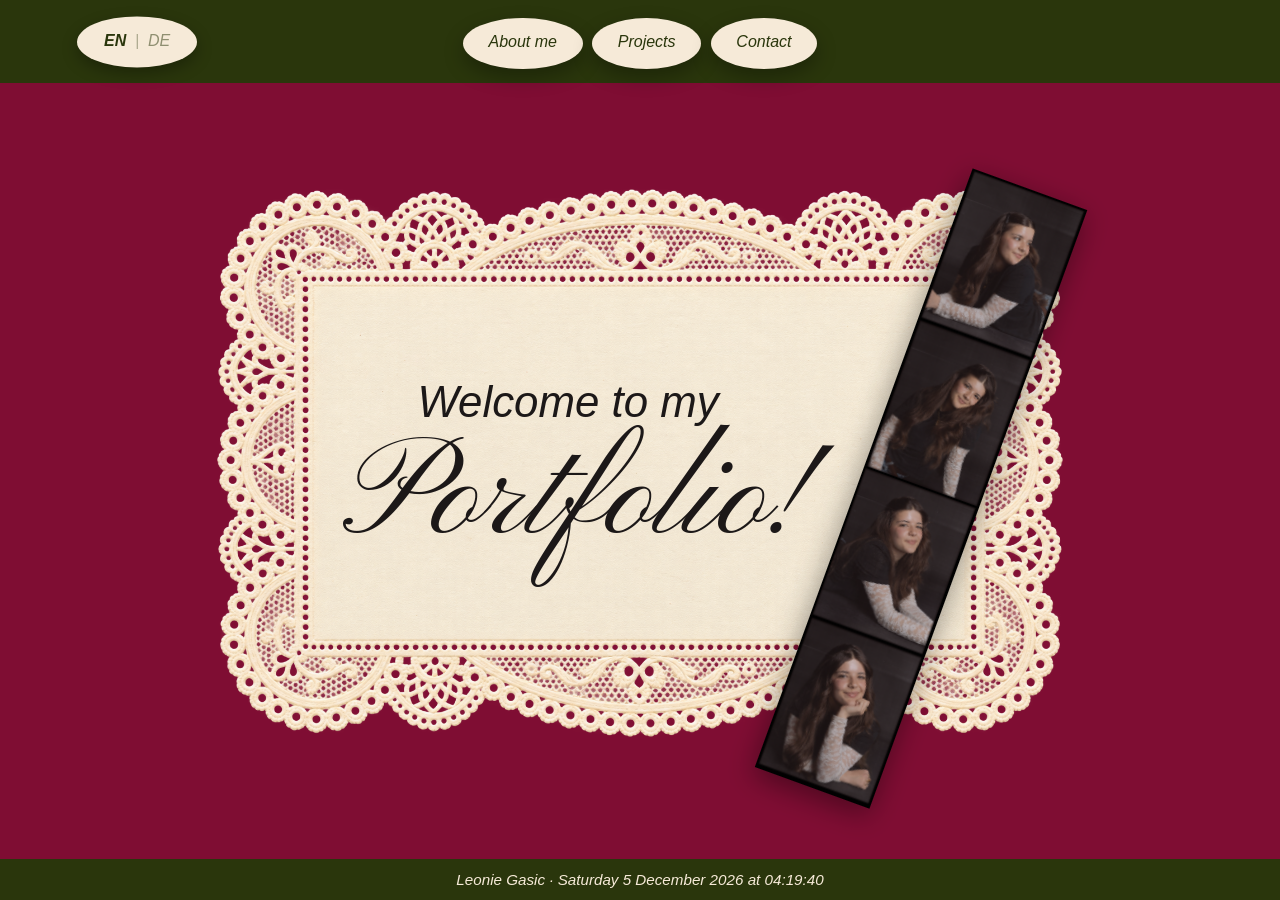
<file: index.html>
<!DOCTYPE html>
<html lang="en">
<head>
  <meta charset="UTF-8">
  <meta name="viewport" content="width=device-width, initial-scale=1.0">
  <title data-en="Leonie Gasic · Creative Portfolio" data-de="Leonie Gasic · Kreatives Portfolio">Leonie Gasic · Creative Portfolio</title>
  <link rel="stylesheet" href="style.css?v=15">
  <script src="lang.js"></script>
</head>
<body class="center-page">

<nav class="page-buttons">
  <a href="career.html"><span class="en">About me</span><span class="de">Über mich</span></a>
  <a href="projects.html"><span class="en">Projects</span><span class="de">Projekte</span></a>
  <a href="contact.html"><span class="en">Contact</span><span class="de">Kontakt</span></a>
</nav>

<section>
  <div class="hero-frame">
    <div class="hero-text">
      <p class="small"><span class="en">Welcome to my</span><span class="de">Willkommen in meinem</span></p>
      <h1 class="script big">Portfolio!</h1>
    </div>
    <div class="strip" role="img" aria-label="Photo strip"></div>
  </div>
</section>

<footer>
  <p>Leonie Gasic · <span id="now"></span></p>
</footer>

</body>
</html>
</file>
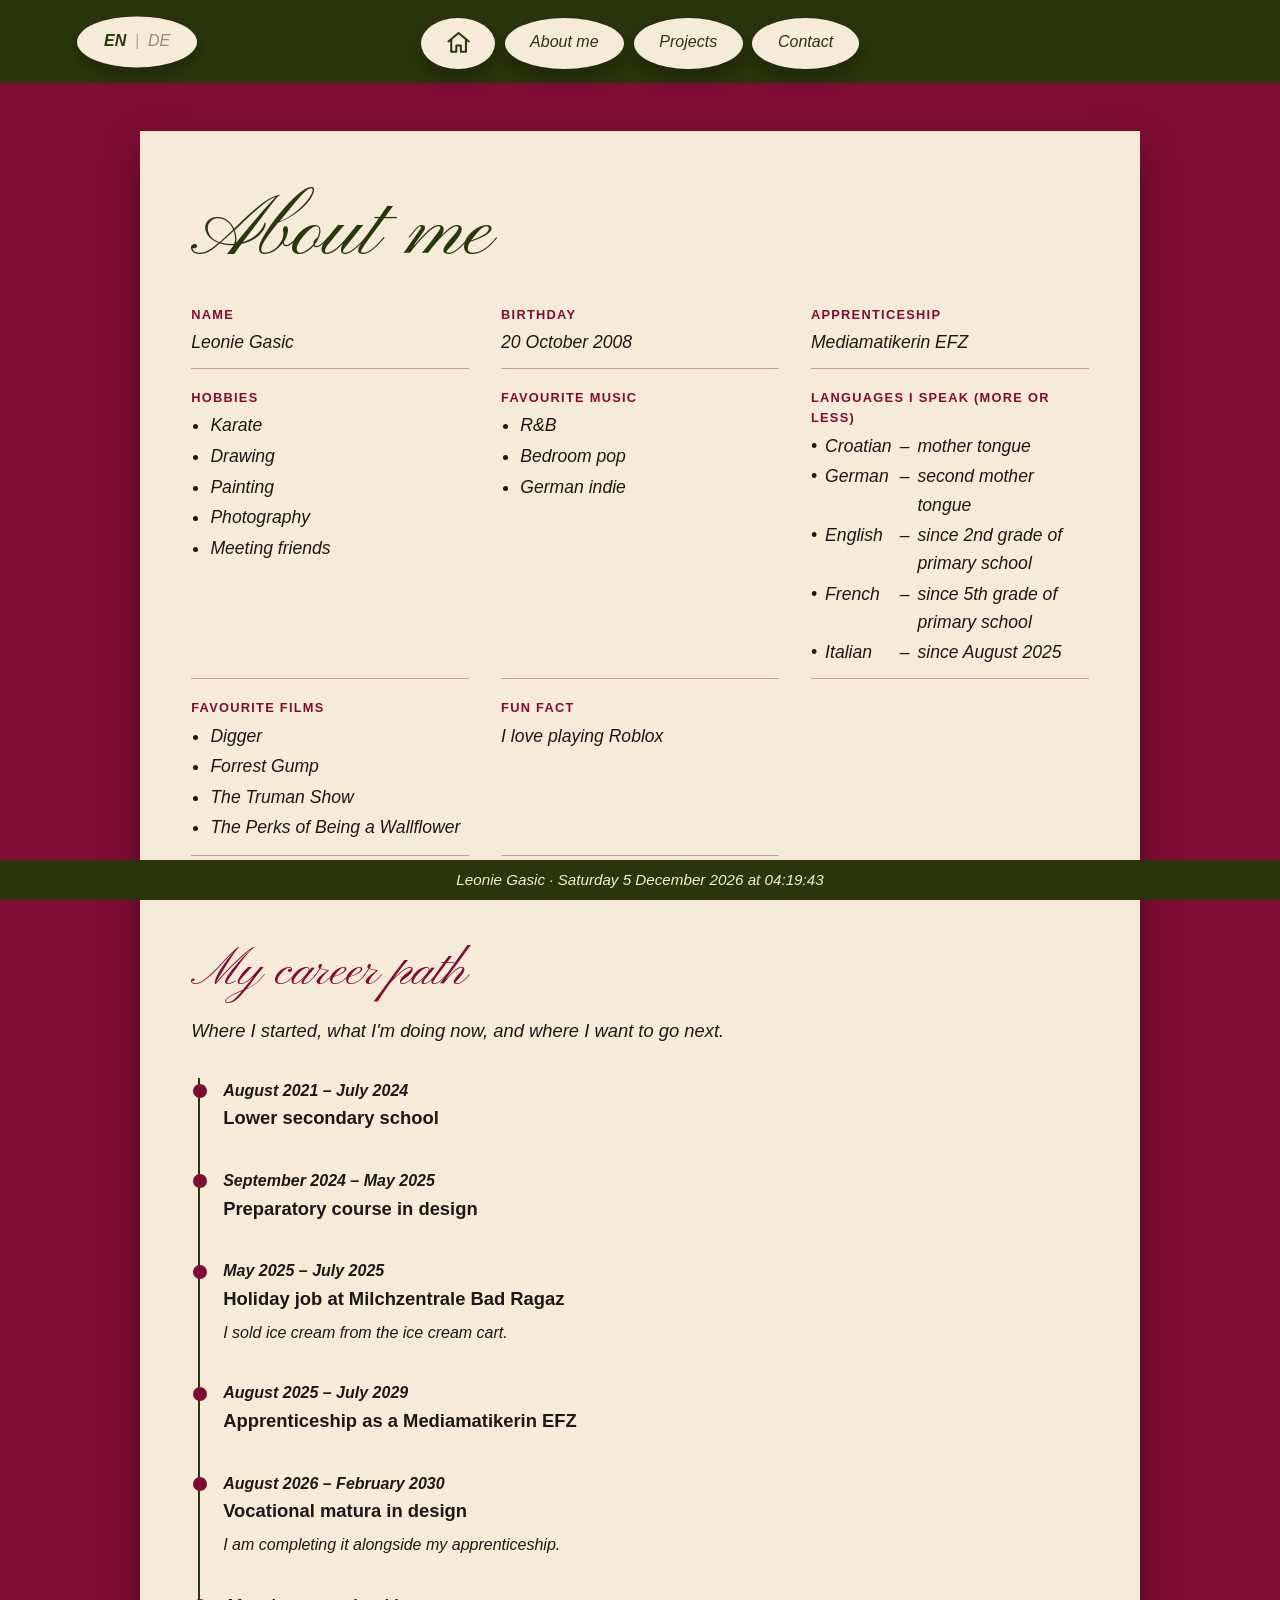
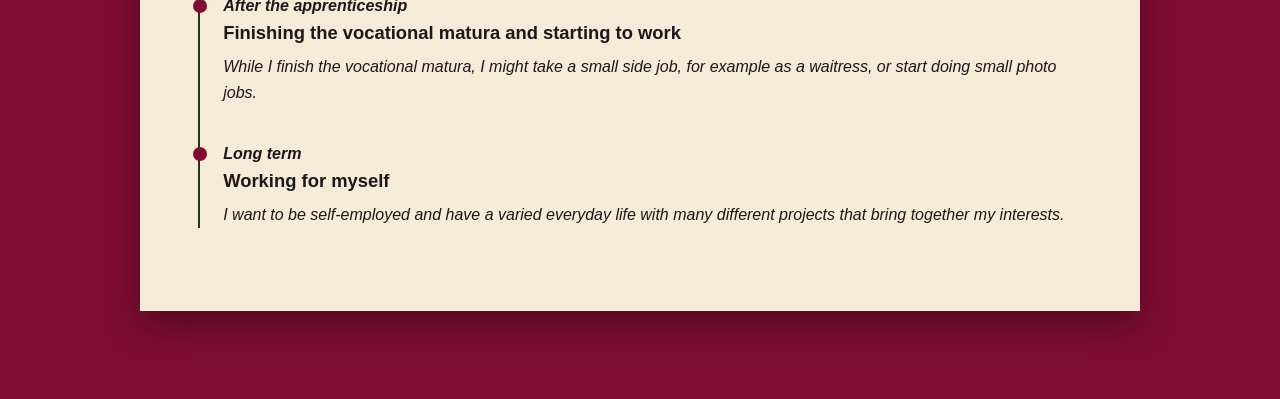
<file: career.html>
<!DOCTYPE html>
<html lang="en">
<head>
  <meta charset="UTF-8">
  <meta name="viewport" content="width=device-width, initial-scale=1.0">
  <title data-en="About me · Leonie Gasic" data-de="Über mich · Leonie Gasic">About me · Leonie Gasic</title>
  <link rel="stylesheet" href="style.css?v=15">
  <script src="lang.js"></script>
</head>
<body>

<nav class="page-buttons">
  <a href="index.html" class="home-btn" aria-label="Home"><svg viewBox="0 0 24 24" fill="none" stroke="currentColor" stroke-width="1.8" stroke-linecap="round" stroke-linejoin="round" aria-hidden="true"><path d="M3 11 L12 3.5 L21 11"/><path d="M5.5 9.5 V20 H10 V14.5 H14 V20 H18.5 V9.5"/></svg></a>
  <a href="career.html"><span class="en">About me</span><span class="de">Über mich</span></a>
  <a href="projects.html"><span class="en">Projects</span><span class="de">Projekte</span></a>
  <a href="contact.html"><span class="en">Contact</span><span class="de">Kontakt</span></a>
</nav>

<section>
  <div class="paper">
    <h1 class="script" style="color: var(--olive);"><span class="en">About me</span><span class="de">Über mich</span></h1>

    <dl class="steckbrief">
      <div><dt><span class="en">Name</span><span class="de">Name</span></dt><dd>Leonie Gasic</dd></div>
      <div><dt><span class="en">Birthday</span><span class="de">Geburtstag</span></dt><dd><span class="en">20 October 2008</span><span class="de">20. Oktober 2008</span></dd></div>
      <div><dt><span class="en">Apprenticeship</span><span class="de">Lehre</span></dt><dd>Mediamatikerin EFZ</dd></div>
      <div><dt><span class="en">Hobbies</span><span class="de">Hobbys</span></dt><dd><ul class="en"><li>Karate</li><li>Drawing</li><li>Painting</li><li>Photography</li><li>Meeting friends</li></ul><ul class="de"><li>Malen</li><li>Karate</li><li>Zeichnen</li><li>Fotografieren</li><li>Freunde treffen</li></ul></dd></div>
      <div><dt><span class="en">Favourite music</span><span class="de">Lieblingsmusik</span></dt><dd><ul class="en"><li>R&amp;B</li><li>Bedroom pop</li><li>German indie</li></ul><ul class="de"><li>R&amp;B</li><li>Bedroom-Pop</li><li>Deutscher Indie</li></ul></dd></div>
      <div><dt><span class="en">Languages I speak (more or less)</span><span class="de">Sprachen, die ich spreche (mehr oder weniger)</span></dt><dd><ul class="langs en"><li><span>•</span><span>Croatian</span><span>–</span><span>mother tongue</span></li><li><span>•</span><span>German</span><span>–</span><span>second mother tongue</span></li><li><span>•</span><span>English</span><span>–</span><span>since 2nd grade of primary school</span></li><li><span>•</span><span>French</span><span>–</span><span>since 5th grade of primary school</span></li><li><span>•</span><span>Italian</span><span>–</span><span>since August 2025</span></li></ul><ul class="langs de"><li><span>•</span><span>Kroatisch</span><span>–</span><span>Muttersprache</span></li><li><span>•</span><span>Deutsch</span><span>–</span><span>zweite Muttersprache</span></li><li><span>•</span><span>Englisch</span><span>–</span><span>seit der 2. Klasse der Primarschule</span></li><li><span>•</span><span>Französisch</span><span>–</span><span>seit der 5. Klasse der Primarschule</span></li><li><span>•</span><span>Italienisch</span><span>–</span><span>seit August 2025</span></li></ul></dd></div>
      <div><dt><span class="en">Favourite films</span><span class="de">Lieblingsfilme</span></dt><dd><ul class="en"><li>Digger</li><li>Forrest Gump</li><li>The Truman Show</li><li>The Perks of Being a Wallflower</li></ul><ul class="de"><li>Digger</li><li>Forrest Gump</li><li>The Truman Show</li><li>The Perks of Being a Wallflower</li></ul></dd></div>
      <div><dt><span class="en">Fun fact</span><span class="de">Fun Fact</span></dt><dd><span class="en">I love playing Roblox</span><span class="de">Ich spiele sehr gerne Roblox</span></dd></div>
    </dl>

    <h2 class="script steck-title"><span class="en">My career path</span><span class="de">Mein Werdegang</span></h2>
    <p class="lead"><span class="en">Where I started, what I'm doing now, and where I want to go next.</span><span class="de">Wo ich angefangen habe, was ich jetzt mache und wo ich als Nächstes hinmöchte.</span></p>
    <div class="timeline">
      <div class="step">
        <p class="year"><span class="en">August 2021 – July 2024</span><span class="de">August 2021 – Juli 2024</span></p>
        <h3><span class="en">Lower secondary school</span><span class="de">Oberstufe</span></h3>
      </div>

      <div class="step">
        <p class="year"><span class="en">September 2024 – May 2025</span><span class="de">September 2024 – Mai 2025</span></p>
        <h3><span class="en">Preparatory course in design</span><span class="de">Gestalterischer Vorkurs</span></h3>
      </div>

      <div class="step">
        <p class="year"><span class="en">May 2025 – July 2025</span><span class="de">Mai 2025 – Juli 2025</span></p>
        <h3><span class="en">Holiday job at Milchzentrale Bad Ragaz</span><span class="de">Ferienjob bei der Milchzentrale Bad Ragaz</span></h3>
        <p><span class="en">I sold ice cream from the ice cream cart.</span><span class="de">Ich habe am Glacewagen Glace verkauft.</span></p>
      </div>

      <div class="step">
        <p class="year"><span class="en">August 2025 – July 2029</span><span class="de">August 2025 – Juli 2029</span></p>
        <h3><span class="en">Apprenticeship as a Mediamatikerin EFZ</span><span class="de">Lehre als Mediamatikerin EFZ</span></h3>
      </div>

      <div class="step">
        <p class="year"><span class="en">August 2026 – February 2030</span><span class="de">August 2026 – Februar 2030</span></p>
        <h3><span class="en">Vocational matura in design</span><span class="de">Gestalterische Berufsmaturität</span></h3>
        <p><span class="en">I am completing it alongside my apprenticeship.</span><span class="de">Ich mache sie lehrbegleitend.</span></p>
      </div>

      <div class="step">
        <p class="year"><span class="en">After the apprenticeship</span><span class="de">Nach der Lehre</span></p>
        <h3><span class="en">Finishing the vocational matura and starting to work</span><span class="de">Berufsmaturität abschliessen und anfangen zu arbeiten</span></h3>
        <p><span class="en">While I finish the vocational matura, I might take a small side job, for example as a waitress, or start doing small photo jobs.</span><span class="de">Während ich die Berufsmaturität abschliesse, mache ich vielleicht einen kleinen Nebenjob, zum Beispiel als Kellnerin, oder fange mit kleinen Fotojobs an.</span></p>
      </div>

      <div class="step">
        <p class="year"><span class="en">Long term</span><span class="de">Langfristig</span></p>
        <h3><span class="en">Working for myself</span><span class="de">Selbstständig arbeiten</span></h3>
        <p><span class="en">I want to be self-employed and have a varied everyday life with many different projects that bring together my interests.</span><span class="de">Ich möchte selbstständig sein und einen abwechslungsreichen Alltag mit vielen verschiedenen Projekten haben, die meine Interessen verbinden.</span></p>
      </div>
    </div>

  </div>
</section>

<footer>
  <p>Leonie Gasic · <span id="now"></span></p>
</footer>

</body>
</html>
</file>
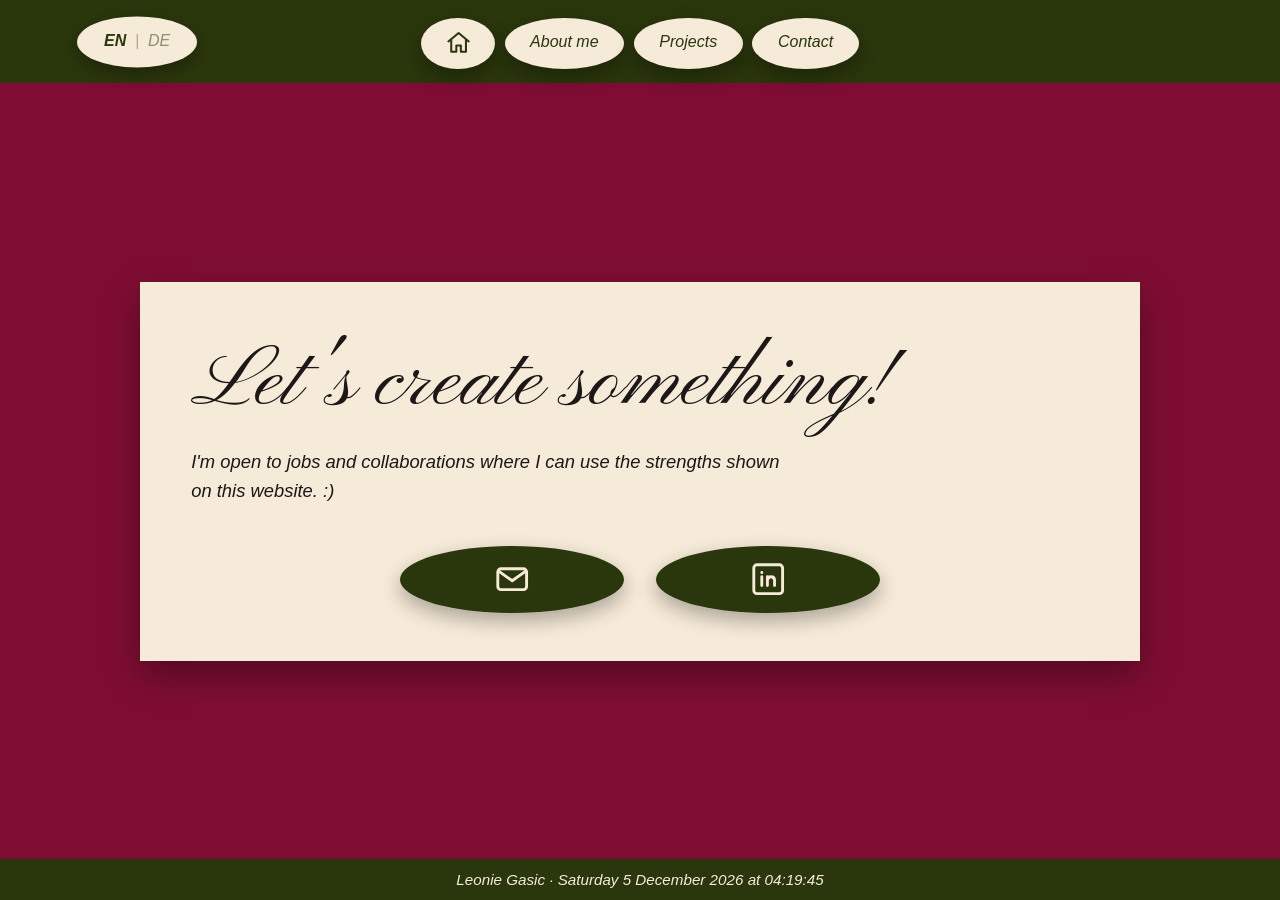
<file: contact.html>
<!DOCTYPE html>
<html lang="en">
<head>
  <meta charset="UTF-8">
  <meta name="viewport" content="width=device-width, initial-scale=1.0">
  <title data-en="Contact · Leonie Gasic" data-de="Kontakt · Leonie Gasic">Contact · Leonie Gasic</title>
  <link rel="stylesheet" href="style.css?v=15">
  <script src="lang.js"></script>
</head>
<body class="center-page">

<nav class="page-buttons">
  <a href="index.html" class="home-btn" aria-label="Home"><svg viewBox="0 0 24 24" fill="none" stroke="currentColor" stroke-width="1.8" stroke-linecap="round" stroke-linejoin="round" aria-hidden="true"><path d="M3 11 L12 3.5 L21 11"/><path d="M5.5 9.5 V20 H10 V14.5 H14 V20 H18.5 V9.5"/></svg></a>
  <a href="career.html"><span class="en">About me</span><span class="de">Über mich</span></a>
  <a href="projects.html"><span class="en">Projects</span><span class="de">Projekte</span></a>
  <a href="contact.html"><span class="en">Contact</span><span class="de">Kontakt</span></a>
</nav>

<section>
  <div class="paper">
    <h1 class="script"><span class="en">Let's create something!</span><span class="de">Lass uns etwas erschaffen!</span></h1>
    <p class="lead"><span class="en">I'm open to jobs and collaborations where I can use the strengths shown on this website. :)</span><span class="de">Ich bin offen für Jobs und Kollaborationen, bei denen ich die auf dieser Webseite gezeigten Stärken einsetzen kann. :)</span></p>

    <div class="contact-buttons">
      <a href="#" aria-label="E-Mail" title="E-Mail"><svg viewBox="0 0 24 24" fill="none" stroke="currentColor" stroke-width="1.8" stroke-linejoin="round" aria-hidden="true"><rect x="3" y="5.5" width="18" height="13" rx="2"/><path d="M3.5 7l8.5 6 8.5-6"/></svg></a>
      <a href="https://www.linkedin.com/in/leonie-gasic-47618b44a/" target="_blank" rel="noopener" aria-label="LinkedIn"><svg viewBox="0 0 24 24" fill="none" stroke="currentColor" stroke-width="1.8" stroke-linecap="round" aria-hidden="true"><rect x="3" y="3" width="18" height="18" rx="2"/><path d="M8 10.5V16M8 7.8v.1M11.5 16v-5.5M11.5 13c0-1.6 1-2.5 2.3-2.5S16 11.4 16 13v3"/></svg></a>
    </div>
  </div>
</section>

<footer>
  <p>Leonie Gasic · <span id="now"></span></p>
</footer>

</body>
</html>
</file>
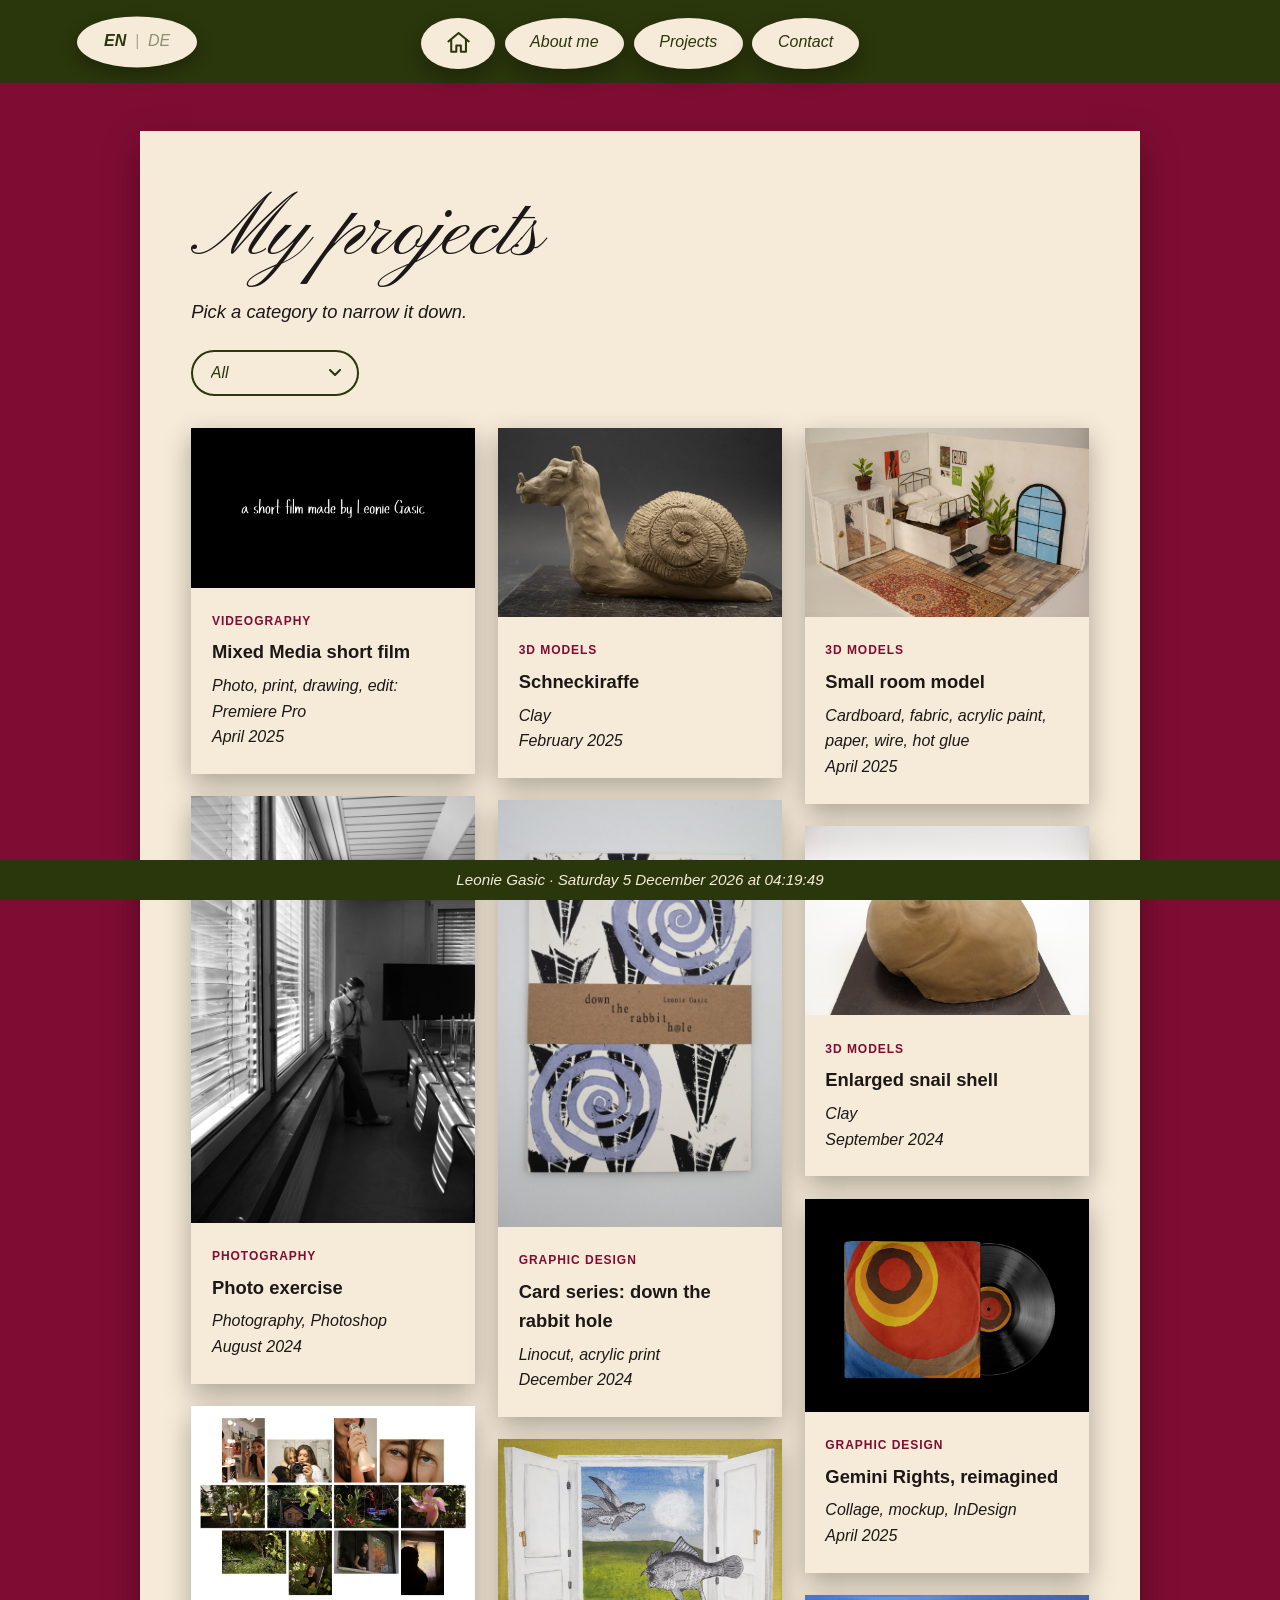
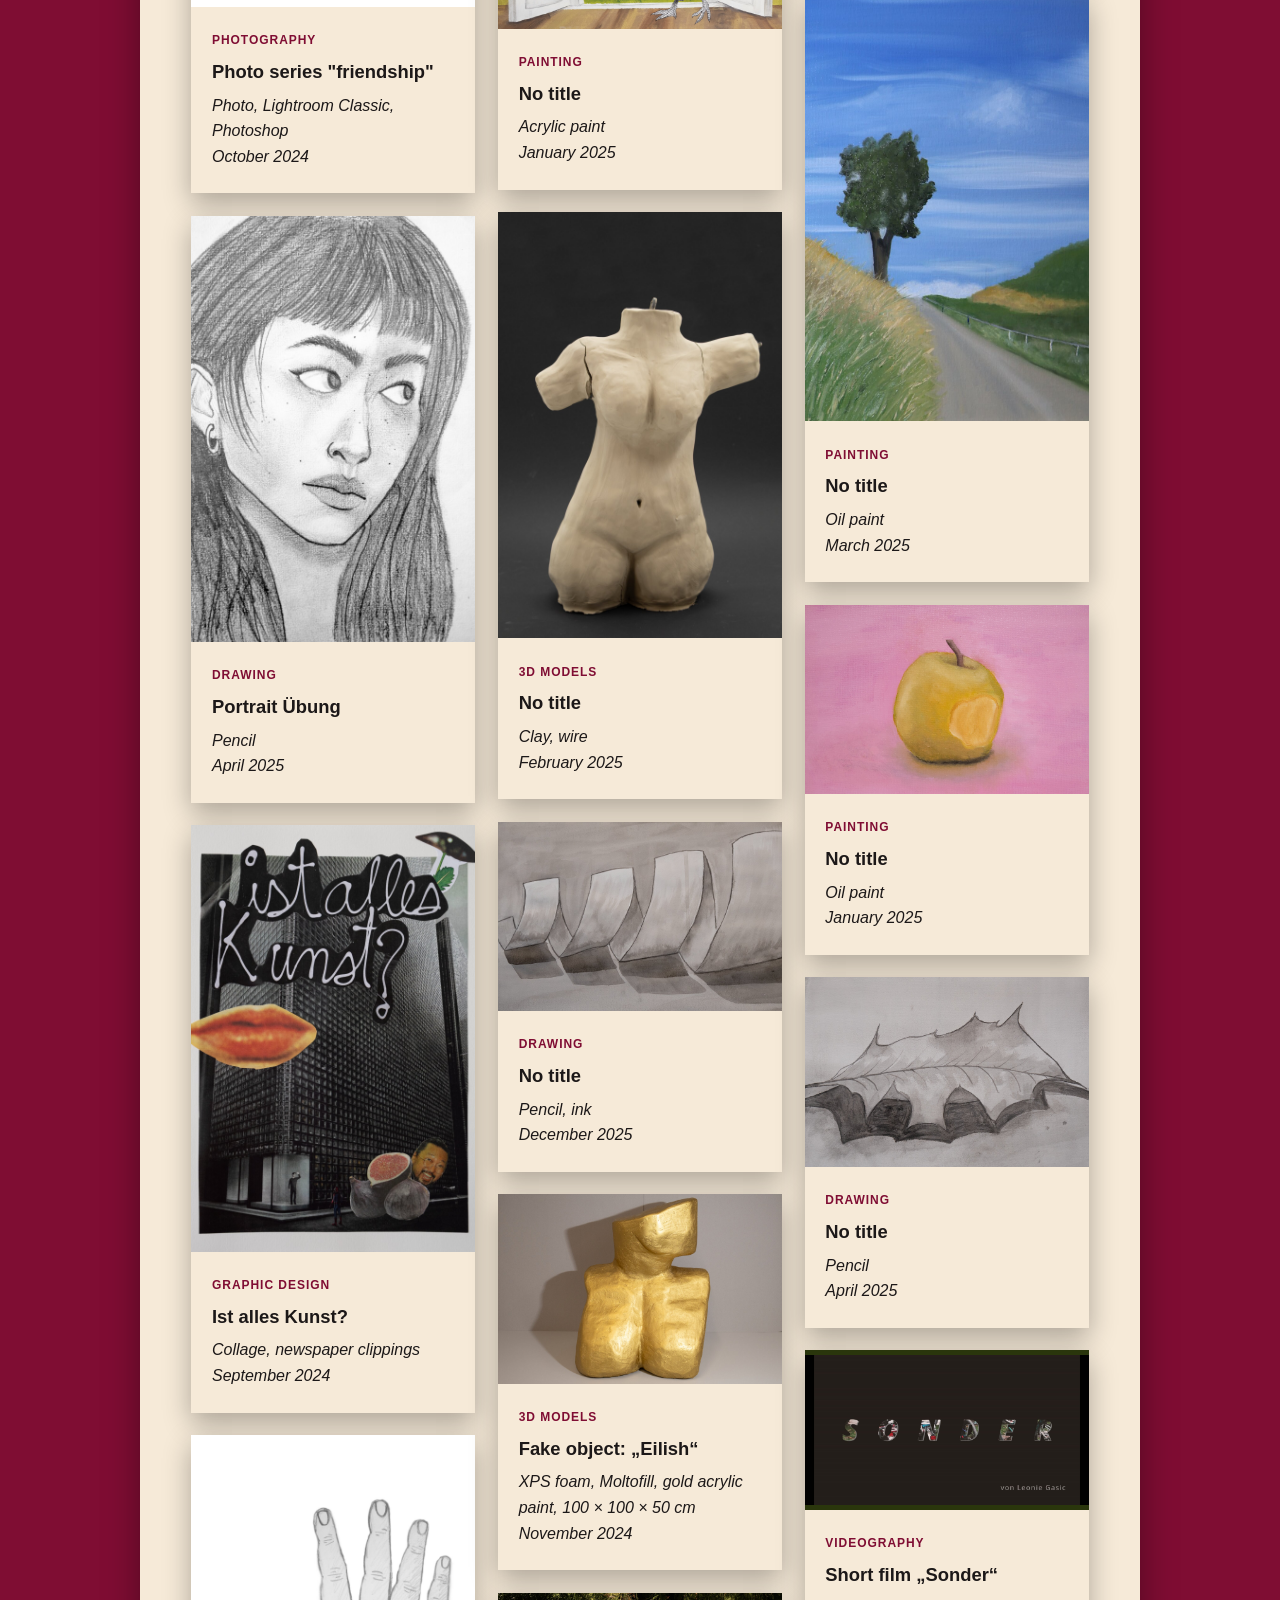
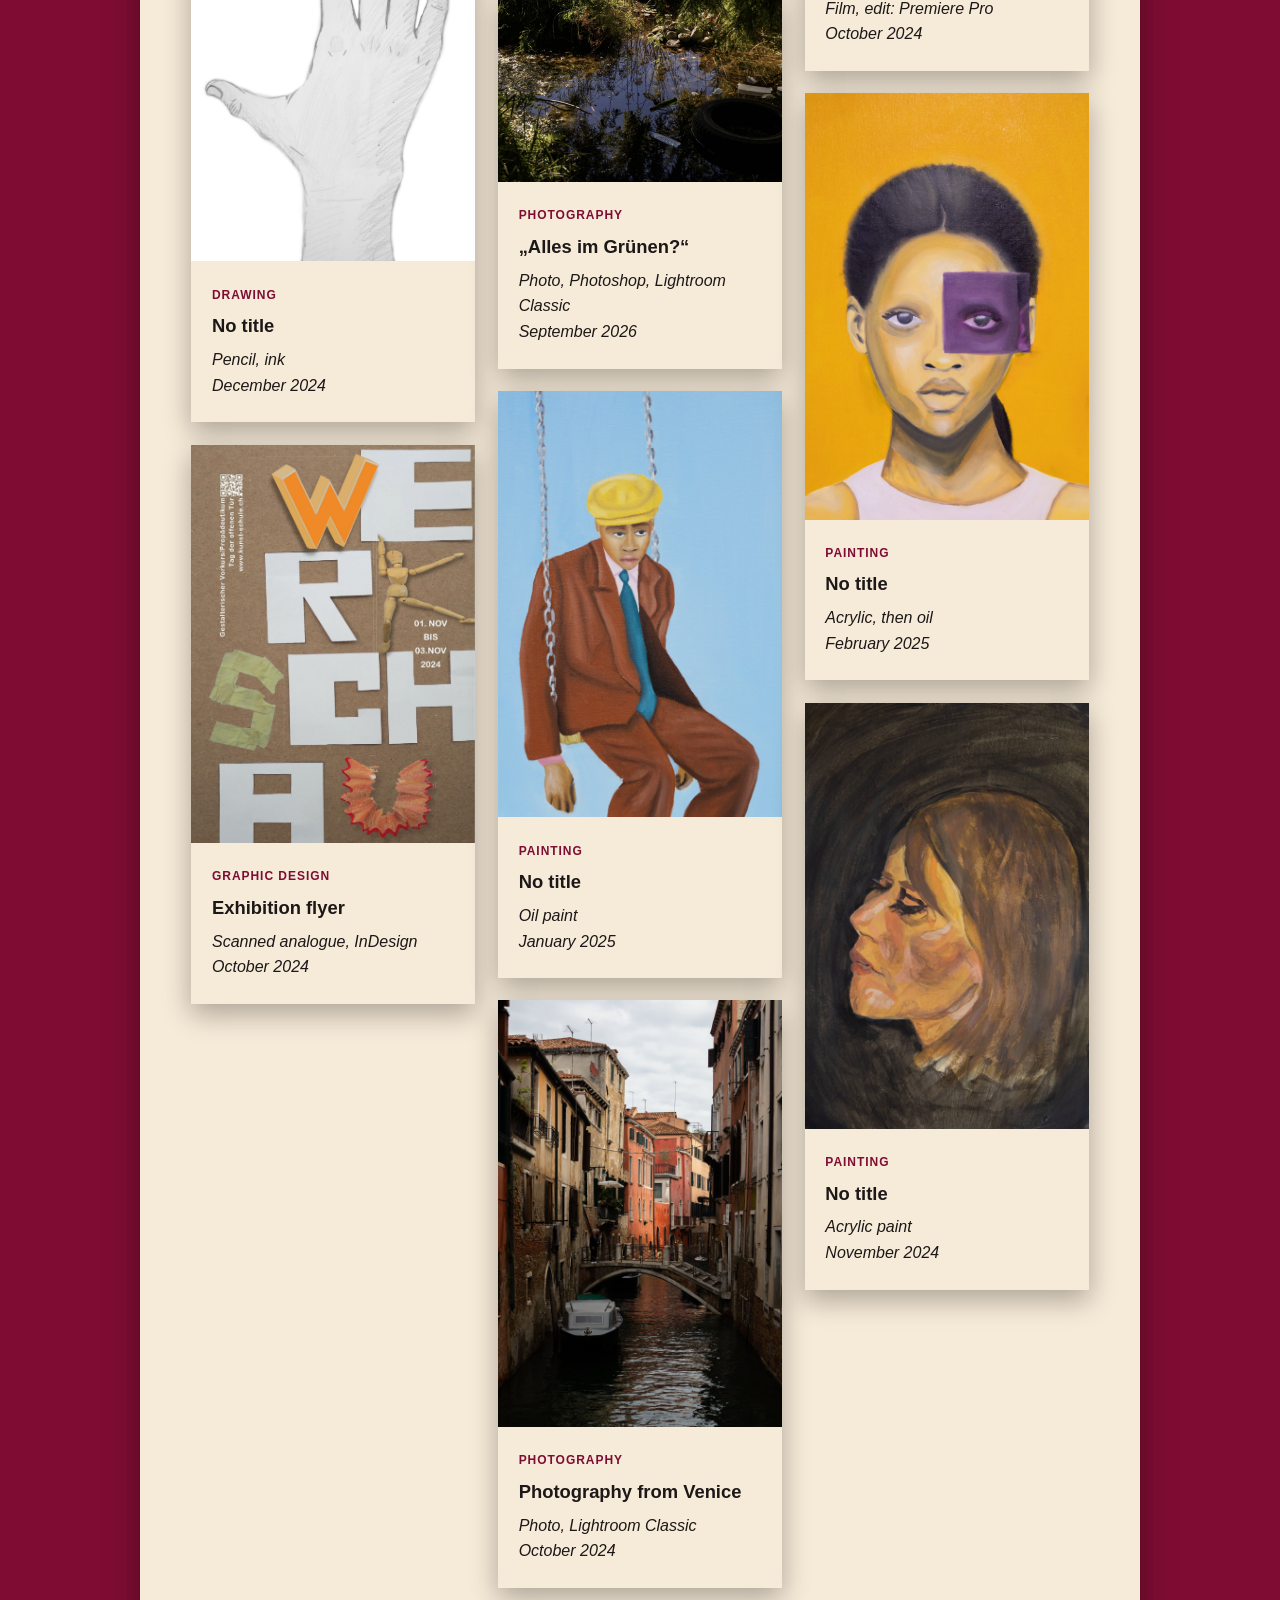
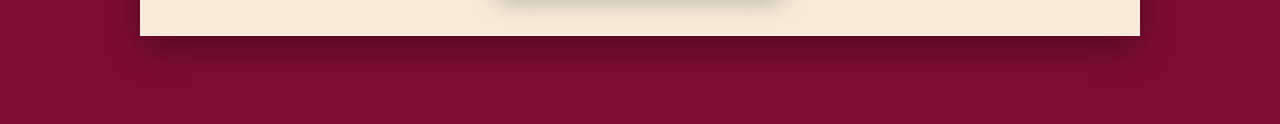
<file: projects.html>
<!DOCTYPE html>
<html lang="en">
<head>
  <meta charset="UTF-8">
  <meta name="viewport" content="width=device-width, initial-scale=1.0">
  <title data-en="Projects · Leonie Gasic" data-de="Projekte · Leonie Gasic">Projects · Leonie Gasic</title>
  <link rel="stylesheet" href="style.css?v=15">
  <script src="lang.js"></script>
</head>
<body>

<nav class="page-buttons">
  <a href="index.html" class="home-btn" aria-label="Home"><svg viewBox="0 0 24 24" fill="none" stroke="currentColor" stroke-width="1.8" stroke-linecap="round" stroke-linejoin="round" aria-hidden="true"><path d="M3 11 L12 3.5 L21 11"/><path d="M5.5 9.5 V20 H10 V14.5 H14 V20 H18.5 V9.5"/></svg></a>
  <a href="career.html"><span class="en">About me</span><span class="de">Über mich</span></a>
  <a href="projects.html"><span class="en">Projects</span><span class="de">Projekte</span></a>
  <a href="contact.html"><span class="en">Contact</span><span class="de">Kontakt</span></a>
</nav>

<section>
  <div class="paper">
    <h1 class="script"><span class="en">My projects</span><span class="de">Meine Projekte</span></h1>
    <p class="lead"><span class="en">Pick a category to narrow it down.</span><span class="de">Wähle eine Kategorie, um die Auswahl einzugrenzen.</span></p>

    <select class="project-filter" id="project-filter" aria-label="Filter projects">
        <option value="all" data-en="All" data-de="Alle">All</option>
        <option value="paint" data-en="Painting" data-de="Malerei">Painting</option>
        <option value="graphic" data-en="Graphic design" data-de="Grafik">Graphic design</option>
        <option value="draw" data-en="Drawing" data-de="Zeichnen">Drawing</option>
        <option value="photo" data-en="Photography" data-de="Fotografie">Photography</option>
        <option value="video" data-en="Videography" data-de="Videografie">Videography</option>
        <option value="3d" data-en="3D design" data-de="3D-Gestaltung">3D design</option>
    </select>

    <div class="grid" id="gallery">
      <article class="card" data-cat="video">
        <div class="thumb video"><video class="film" muted autoplay loop playsinline disablepictureinpicture preload="auto" poster="assets/projects/kurzfilm-poster.jpg"><source src="assets/projects/kurzfilm-mixmedia.mp4" type="video/mp4"></video></div>
        <div class="card-body">
          <span class="tag"><span class="en">Videography</span><span class="de">Videografie</span></span>
          <h3><span class="en">Mixed Media short film</span><span class="de">Mixed Media Kurzfilm</span></h3>
          <p><span class="en">Photo, print, drawing, edit: Premiere Pro<br>April 2025</span><span class="de">Foto, Druck, Zeichnung, Schnitt: Premiere Pro<br>April 2025</span></p>
        </div>
      </article>

      <article class="card" data-cat="video">
        <div class="thumb video"><video class="film" muted autoplay loop playsinline disablepictureinpicture preload="auto" poster="assets/projects/kurzfilm-sonder-poster.jpg"><source src="assets/projects/kurzfilm-sonder.mp4" type="video/mp4"></video></div>
        <div class="card-body">
          <span class="tag"><span class="en">Videography</span><span class="de">Videografie</span></span>
          <h3><span class="en">Short film „Sonder“</span><span class="de">Kurzfilm „Sonder“</span></h3>
          <p><span class="en">Film, edit: Premiere Pro<br>October 2024</span><span class="de">Film, Schnitt: Premiere Pro<br>Oktober 2024</span></p>
        </div>
      </article>

      <article class="card" data-cat="photo">
        <div class="thumb photo carousel">
          <div class="carousel-track">
          <img width="1200" height="1800" src="assets/projects/venedig-01.jpg" alt="Venice photo 1" loading="lazy">
          <img width="1200" height="1800" src="assets/projects/venedig-02.jpg" alt="Venice photo 2" loading="lazy">
          <img width="1200" height="1800" src="assets/projects/venedig-03.jpg" alt="Venice photo 3" loading="lazy">
          <img width="1200" height="1800" src="assets/projects/venedig-04.jpg" alt="Venice photo 4" loading="lazy">
          <img width="1800" height="1200" src="assets/projects/venedig-05.jpg" alt="Venice photo 5" loading="lazy">
          </div>
          <button type="button" class="carousel-btn prev" aria-label="Previous / Zurück">&#8249;</button>
          <button type="button" class="carousel-btn next" aria-label="Next / Weiter">&#8250;</button>
        </div>
        <div class="card-body">
          <span class="tag"><span class="en">Photography</span><span class="de">Fotografie</span></span>
          <h3><span class="en">Photography from Venice</span><span class="de">Fotografie aus Venedig</span></h3>
          <p><span class="en">Photo, Lightroom Classic<br>October 2024</span><span class="de">Foto, Lightroom Classic<br>Oktober 2024</span></p>
        </div>
      </article>

      <article class="card" data-cat="photo">
        <div class="thumb photo carousel wide">
          <div class="carousel-track">
          <img width="1800" height="1200" src="assets/projects/photo-serie-01.jpg" alt="Alles im Grünen 1" loading="lazy">
          <img width="1800" height="1200" src="assets/projects/photo-serie-02.jpg" alt="Alles im Grünen 2" loading="lazy">
          <img width="1800" height="1200" src="assets/projects/photo-serie-03.jpg" alt="Alles im Grünen 3" loading="lazy">
          </div>
          <button type="button" class="carousel-btn prev" aria-label="Previous / Zurück">&#8249;</button>
          <button type="button" class="carousel-btn next" aria-label="Next / Weiter">&#8250;</button>
        </div>
        <div class="card-body">
          <span class="tag"><span class="en">Photography</span><span class="de">Fotografie</span></span>
          <h3><span class="en">„Alles im Grünen?“</span><span class="de">„Alles im Grünen?“</span></h3>
          <p><span class="en">Photo, Photoshop, Lightroom Classic<br>September 2026</span><span class="de">Foto, Photoshop, Lightroom Classic<br>September 2026</span></p>
        </div>
      </article>

      <article class="card" data-cat="photo">
        <div class="thumb photo carousel">
          <div class="carousel-track">
          <img width="1200" height="1800" src="assets/projects/photo-uebung-01.jpg" alt="Foto Übung 1" loading="lazy">
          <img width="1200" height="1800" src="assets/projects/photo-uebung-02.jpg" alt="Foto Übung 2" loading="lazy">
          <img width="1200" height="1800" src="assets/projects/photo-uebung-03.jpg" alt="Foto Übung 3" loading="lazy">
          </div>
          <button type="button" class="carousel-btn prev" aria-label="Previous / Zurück">&#8249;</button>
          <button type="button" class="carousel-btn next" aria-label="Next / Weiter">&#8250;</button>
        </div>
        <div class="card-body">
          <span class="tag"><span class="en">Photography</span><span class="de">Fotografie</span></span>
          <h3><span class="en">Photo exercise</span><span class="de">Foto Übung</span></h3>
          <p><span class="en">Photography, Photoshop<br>August 2024</span><span class="de">Fotografie, Photoshop<br>August 2024</span></p>
        </div>
      </article>

      <article class="card" data-cat="photo">
        <div class="thumb photo"><img width="1800" height="1273" src="assets/projects/photo-freundschaft.jpg" alt="Freundschaft" loading="lazy"></div>
        <div class="card-body">
          <span class="tag"><span class="en">Photography</span><span class="de">Fotografie</span></span>
          <h3><span class="en">Photo series "friendship"</span><span class="de">Fotoserie „Freundschaft“</span></h3>
          <p><span class="en">Photo, Lightroom Classic, Photoshop<br>October 2024</span><span class="de">Foto, Lightroom Classic, Photoshop<br>Oktober 2024</span></p>
        </div>
      </article>

      <article class="card" data-cat="draw">
        <div class="thumb photo"><img width="1800" height="1200" src="assets/projects/draw-01.jpg" alt="Drawing 1" loading="lazy"></div>
        <div class="card-body">
          <span class="tag"><span class="en">Drawing</span><span class="de">Zeichnen</span></span>
          <h3><span class="en">No title</span><span class="de">Kein Titel</span></h3>
          <p><span class="en">Pencil, ink<br>December 2025</span><span class="de">Bleistift, Tusche<br>Dezember 2025</span></p>
        </div>
      </article>

      <article class="card" data-cat="draw">
        <div class="thumb photo"><img width="1800" height="1201" src="assets/projects/draw-02.jpg" alt="Drawing 2" loading="lazy"></div>
        <div class="card-body">
          <span class="tag"><span class="en">Drawing</span><span class="de">Zeichnen</span></span>
          <h3><span class="en">No title</span><span class="de">Kein Titel</span></h3>
          <p><span class="en">Pencil<br>April 2025</span><span class="de">Bleistift<br>April 2025</span></p>
        </div>
      </article>

      <article class="card" data-cat="draw">
        <div class="thumb photo"><img width="1200" height="1800" src="assets/projects/draw-03.jpg" alt="Drawing 3" loading="lazy"></div>
        <div class="card-body">
          <span class="tag"><span class="en">Drawing</span><span class="de">Zeichnen</span></span>
          <h3><span class="en">No title</span><span class="de">Kein Titel</span></h3>
          <p><span class="en">Pencil, ink<br>December 2024</span><span class="de">Bleistift, Tusche<br>Dezember 2024</span></p>
        </div>
      </article>

      <article class="card" data-cat="draw">
        <div class="thumb photo"><img width="1200" height="1800" src="assets/projects/draw-04.jpg" alt="Drawing 4" loading="lazy"></div>
        <div class="card-body">
          <span class="tag"><span class="en">Drawing</span><span class="de">Zeichnen</span></span>
          <h3><span class="en">Portrait Übung</span><span class="de">Portrait Übung</span></h3>
          <p><span class="en">Pencil<br>April 2025</span><span class="de">Bleistift<br>April 2025</span></p>
        </div>
      </article>

      <article class="card" data-cat="3d">
        <div class="thumb photo carousel wide">
          <div class="carousel-track">
          <img width="1800" height="1200" src="assets/projects/model-01.jpg" alt="Fake object Eilish 1" loading="lazy">
          <img width="1800" height="1200" src="assets/projects/model-02.jpg" alt="Fake object Eilish 2" loading="lazy">
          <img width="1800" height="1200" src="assets/projects/model-03.jpg" alt="Fake object Eilish 3" loading="lazy">
          <img width="1800" height="1200" src="assets/projects/model-04.jpg" alt="Fake object Eilish 4" loading="lazy">
          </div>
          <button type="button" class="carousel-btn prev" aria-label="Previous / Zurück">&#8249;</button>
          <button type="button" class="carousel-btn next" aria-label="Next / Weiter">&#8250;</button>
        </div>
        <div class="card-body">
          <span class="tag"><span class="en">3D models</span><span class="de">3D-Modelle</span></span>
          <h3><span class="en">Fake object: „Eilish“</span><span class="de">Fake Objekt: „Eilish“</span></h3>
          <p><span class="en">XPS foam, Moltofill, gold acrylic paint, 100 × 100 × 50 cm<br>November 2024</span><span class="de">XPS-Hartschaum, Moltofill, Acrylfarbe Gold, 100 × 100 × 50 cm<br>November 2024</span></p>
        </div>
      </article>

      <article class="card" data-cat="3d">
        <div class="thumb photo carousel">
          <div class="carousel-track">
          <img width="1200" height="1800" src="assets/projects/model-05.jpg" alt="Clay model 1" loading="lazy">
          <img width="1200" height="1800" src="assets/projects/model-06.jpg" alt="Clay model 2" loading="lazy">
          <img width="1200" height="1800" src="assets/projects/model-07.jpg" alt="Clay model 3" loading="lazy">
          </div>
          <button type="button" class="carousel-btn prev" aria-label="Previous / Zurück">&#8249;</button>
          <button type="button" class="carousel-btn next" aria-label="Next / Weiter">&#8250;</button>
        </div>
        <div class="card-body">
          <span class="tag"><span class="en">3D models</span><span class="de">3D-Modelle</span></span>
          <h3><span class="en">No title</span><span class="de">Kein Titel</span></h3>
          <p><span class="en">Clay, wire<br>February 2025</span><span class="de">Ton, Draht<br>Februar 2025</span></p>
        </div>
      </article>

      <article class="card" data-cat="3d">
        <div class="thumb photo carousel wide">
          <div class="carousel-track">
          <img width="1800" height="1200" src="assets/projects/model-08.jpg" alt="Small room model 1" loading="lazy">
          <img width="1800" height="1200" src="assets/projects/model-09.jpg" alt="Small room model 2" loading="lazy">
          <img width="1800" height="1200" src="assets/projects/model-10.jpg" alt="Small room model 3" loading="lazy">
          <img width="1800" height="1200" src="assets/projects/model-11.jpg" alt="Small room model 4" loading="lazy">
          <img width="1800" height="1200" src="assets/projects/model-12.jpg" alt="Small room model 5" loading="lazy">
          </div>
          <button type="button" class="carousel-btn prev" aria-label="Previous / Zurück">&#8249;</button>
          <button type="button" class="carousel-btn next" aria-label="Next / Weiter">&#8250;</button>
        </div>
        <div class="card-body">
          <span class="tag"><span class="en">3D models</span><span class="de">3D-Modelle</span></span>
          <h3><span class="en">Small room model</span><span class="de">Kleines Raum Model</span></h3>
          <p><span class="en">Cardboard, fabric, acrylic paint, paper, wire, hot glue<br>April 2025</span><span class="de">Karton, Stoff, Acrylfarbe, Papier, Draht, Heissleim<br>April 2025</span></p>
        </div>
      </article>

      <article class="card" data-cat="3d">
        <div class="thumb photo carousel wide">
          <div class="carousel-track">
          <img width="1800" height="1200" src="assets/projects/snail-01.jpg" alt="Enlarged snail shell 1" loading="lazy">
          <img width="1800" height="1199" src="assets/projects/snail-02.jpg" alt="Enlarged snail shell 2" loading="lazy">
          <img width="1800" height="1200" src="assets/projects/snail-03.jpg" alt="Enlarged snail shell 3" loading="lazy">
          </div>
          <button type="button" class="carousel-btn prev" aria-label="Previous / Zurück">&#8249;</button>
          <button type="button" class="carousel-btn next" aria-label="Next / Weiter">&#8250;</button>
        </div>
        <div class="card-body">
          <span class="tag"><span class="en">3D models</span><span class="de">3D-Modelle</span></span>
          <h3><span class="en">Enlarged snail shell</span><span class="de">Vergrössertes Schneckenhaus</span></h3>
          <p><span class="en">Clay<br>September 2024</span><span class="de">Ton<br>September 2024</span></p>
        </div>
      </article>

      <article class="card" data-cat="3d">
        <div class="thumb photo carousel wide">
          <div class="carousel-track">
          <img width="1800" height="1200" src="assets/projects/schneckiraffe-01.jpg" alt="Schneckiraffe 1" loading="lazy">
          <img width="1800" height="1200" src="assets/projects/schneckiraffe-02.jpg" alt="Schneckiraffe 2" loading="lazy">
          <img width="1800" height="1200" src="assets/projects/schneckiraffe-03.jpg" alt="Schneckiraffe 3" loading="lazy">
          <img width="1800" height="1200" src="assets/projects/schneckiraffe-04.jpg" alt="Schneckiraffe 4" loading="lazy">
          </div>
          <button type="button" class="carousel-btn prev" aria-label="Previous / Zurück">&#8249;</button>
          <button type="button" class="carousel-btn next" aria-label="Next / Weiter">&#8250;</button>
        </div>
        <div class="card-body">
          <span class="tag"><span class="en">3D models</span><span class="de">3D-Modelle</span></span>
          <h3><span class="en">Schneckiraffe</span><span class="de">Schneckiraffe</span></h3>
          <p><span class="en">Clay<br>February 2025</span><span class="de">Ton<br>Februar 2025</span></p>
        </div>
      </article>

      <article class="card" data-cat="paint">
        <div class="thumb photo"><img width="1201" height="1800" src="assets/projects/painting-01.jpg" alt="Painting 1" loading="lazy"></div>
        <div class="card-body">
          <span class="tag"><span class="en">Painting</span><span class="de">Malerei</span></span>
          <h3><span class="en">No title</span><span class="de">Kein Titel</span></h3>
          <p><span class="en">Acrylic paint<br>November 2024</span><span class="de">Acrylfarbe<br>November 2024</span></p>
        </div>
      </article>
      <article class="card" data-cat="paint">
        <div class="thumb photo"><img width="1800" height="1200" src="assets/projects/painting-02.jpg" alt="Painting 2" loading="lazy"></div>
        <div class="card-body">
          <span class="tag"><span class="en">Painting</span><span class="de">Malerei</span></span>
          <h3><span class="en">No title</span><span class="de">Kein Titel</span></h3>
          <p><span class="en">Acrylic paint<br>January 2025</span><span class="de">Acrylfarbe<br>Januar 2025</span></p>
        </div>
      </article>
      <article class="card" data-cat="paint">
        <div class="thumb photo"><img width="1800" height="1200" src="assets/projects/painting-03.jpg" alt="Painting 3" loading="lazy"></div>
        <div class="card-body">
          <span class="tag"><span class="en">Painting</span><span class="de">Malerei</span></span>
          <h3><span class="en">No title</span><span class="de">Kein Titel</span></h3>
          <p><span class="en">Oil paint<br>January 2025</span><span class="de">Ölfarbe<br>Januar 2025</span></p>
        </div>
      </article>
      <article class="card" data-cat="paint">
        <div class="thumb photo"><img width="734" height="1101" src="assets/projects/painting-04.jpg" alt="Painting 4" loading="lazy"></div>
        <div class="card-body">
          <span class="tag"><span class="en">Painting</span><span class="de">Malerei</span></span>
          <h3><span class="en">No title</span><span class="de">Kein Titel</span></h3>
          <p><span class="en">Oil paint<br>March 2025</span><span class="de">Ölfarbe<br>März 2025</span></p>
        </div>
      </article>

      <article class="card" data-cat="paint">
        <div class="thumb photo"><img width="1200" height="1800" src="assets/projects/painting-05.jpg" alt="Painting 5" loading="lazy"></div>
        <div class="card-body">
          <span class="tag"><span class="en">Painting</span><span class="de">Malerei</span></span>
          <h3><span class="en">No title</span><span class="de">Kein Titel</span></h3>
          <p><span class="en">Oil paint<br>January 2025</span><span class="de">Ölfarbe<br>Januar 2025</span></p>
        </div>
      </article>

      <article class="card" data-cat="paint">
        <div class="thumb photo carousel">
          <div class="carousel-track">
          <img width="1200" height="1800" src="assets/projects/painting-06.jpg" alt="Painting 6" loading="lazy">
          <img width="1200" height="1800" src="assets/projects/painting-07.jpg" alt="Painting 7" loading="lazy">
          </div>
          <button type="button" class="carousel-btn prev" aria-label="Previous / Zurück">&#8249;</button>
          <button type="button" class="carousel-btn next" aria-label="Next / Weiter">&#8250;</button>
        </div>
        <div class="card-body">
          <span class="tag"><span class="en">Painting</span><span class="de">Malerei</span></span>
          <h3><span class="en">No title</span><span class="de">Kein Titel</span></h3>
          <p><span class="en">Acrylic, then oil<br>February 2025</span><span class="de">Acryl, danach Öl<br>Februar 2025</span></p>
        </div>
      </article>

            <article class="card" data-cat="graphic">
        <div class="thumb photo carousel">
          <div class="carousel-track">
          <img width="1200" height="1800" class="portrait" src="assets/projects/collage-01.jpg" alt="Collage 1" loading="lazy">
          <img width="1800" height="1199" src="assets/projects/collage-02.jpg" alt="Collage 2" loading="lazy">
          <img width="1800" height="1200" src="assets/projects/collage-03.jpg" alt="Collage 3" loading="lazy">
          <img width="1200" height="1800" class="portrait" src="assets/projects/collage-04.jpg" alt="Collage 4" loading="lazy">
          <img width="1201" height="1800" class="portrait" src="assets/projects/collage-05.jpg" alt="Collage 5" loading="lazy">
          </div>
          <button type="button" class="carousel-btn prev" aria-label="Previous / Zurück">&#8249;</button>
          <button type="button" class="carousel-btn next" aria-label="Next / Weiter">&#8250;</button>
        </div>
        <div class="card-body">
          <span class="tag"><span class="en">Graphic design</span><span class="de">Grafik</span></span>
          <h3><span class="en">Ist alles Kunst?</span><span class="de">Ist alles Kunst?</span></h3>
          <p><span class="en">Collage, newspaper clippings<br>September 2024</span><span class="de">Collage, Zeitungsausschnitte<br>September 2024</span></p>
        </div>
      </article>
      <article class="card" data-cat="graphic">
        <div class="thumb photo carousel">
          <div class="carousel-track">
          <img width="1200" height="1800" class="portrait" src="assets/projects/rabbit-02.jpg" alt="Card series 2" loading="lazy">
          <img width="1800" height="1200" src="assets/projects/rabbit-01.jpg" alt="Card series 1" loading="lazy">
          <img width="1200" height="1800" class="portrait" src="assets/projects/rabbit-04.jpg" alt="Card series 4" loading="lazy">
          <img width="1800" height="1200" src="assets/projects/rabbit-03.jpg" alt="Card series 3" loading="lazy">
          </div>
          <button type="button" class="carousel-btn prev" aria-label="Previous / Zurück">&#8249;</button>
          <button type="button" class="carousel-btn next" aria-label="Next / Weiter">&#8250;</button>
        </div>
        <div class="card-body">
          <span class="tag"><span class="en">Graphic design</span><span class="de">Grafik</span></span>
          <h3><span class="en">Card series: down the rabbit hole</span><span class="de">Kartenserie: down the rabbit hole</span></h3>
          <p><span class="en">Linocut, acrylic print<br>December 2024</span><span class="de">Linolschnitt, Acrylfarbe-Druck<br>Dezember 2024</span></p>
        </div>
      </article>

      <article class="card" data-cat="graphic">
        <div class="thumb photo carousel landscape">
          <div class="carousel-track">
          <img width="1800" height="1350" src="assets/projects/albumcover-01.jpg" alt="Album cover 1" loading="lazy">
          <img width="1800" height="1350" src="assets/projects/albumcover-02.jpg" alt="Album cover 2" loading="lazy">
          </div>
          <button type="button" class="carousel-btn prev" aria-label="Previous / Zurück">&#8249;</button>
          <button type="button" class="carousel-btn next" aria-label="Next / Weiter">&#8250;</button>
        </div>
        <div class="card-body">
          <span class="tag"><span class="en">Graphic design</span><span class="de">Grafik</span></span>
          <h3><span class="en">Gemini Rights, reimagined</span><span class="de">Gemini Rights, neu interpretiert</span></h3>
          <p><span class="en">Collage, mockup, InDesign<br>April 2025</span><span class="de">Collage, Mockup, InDesign<br>April 2025</span></p>
        </div>
      </article>

      <article class="card" data-cat="graphic">
                <div class="thumb photo flyer"><img width="1213" height="1701" src="assets/projects/flyer-01.jpg" alt="Flyer" loading="lazy"></div>
        <div class="card-body">
          <span class="tag"><span class="en">Graphic design</span><span class="de">Grafik</span></span>
          <h3><span class="en">Exhibition flyer</span><span class="de">Werkschau-Flyer</span></h3>
          <p><span class="en">Scanned analogue, InDesign<br>October 2024</span><span class="de">Analog gescannt, InDesign<br>Oktober 2024</span></p>
        </div>
      </article>

   </div>
  </div>
</section>

<script>
  const select = document.getElementById('project-filter');
  const cards = document.querySelectorAll('#gallery .card');
  const originalOrder = Array.from(cards);
  let order = originalOrder.slice();

  function shuffle(a) {
    for (let i = a.length - 1; i > 0; i--) {
      const j = Math.floor(Math.random() * (i + 1));
      [a[i], a[j]] = [a[j], a[i]];
    }
    return a;
  }

  const grid = document.getElementById('gallery');

  // Pinterest-style masonry: each visible card goes into the currently shortest column
  function layout() {
    const n = window.matchMedia('(max-width: 560px)').matches ? 1 : 3;
    const cols = Array.from({ length: n }, () => {
      const d = document.createElement('div');
      d.className = 'col';
      return d;
    });
    // attach the empty columns first, so their heights can be measured while cards are added
    grid.replaceChildren(...cols);
    const heights = new Array(n).fill(0);
    order.forEach(card => {
      if (card.style.display === 'none') return;
      const i = heights.indexOf(Math.min(...heights));
      cols[i].appendChild(card);
      heights[i] = cols[i].offsetHeight;
    });
  }

  function filterCards() {
    const f = select.value;
    // "all": random order; a single category: the original order
    order = f === 'all' ? shuffle(originalOrder.slice()) : originalOrder.slice();
    cards.forEach(card => {
      card.style.display = (f === 'all' || card.dataset.cat === f) ? '' : 'none';
    });
    layout();
  }
  select.addEventListener('change', filterCards);

  // Re-layout once images have their real size, on window resize and on load
  // re-layout only when the width really changes (mobile address bar also fires resize while scrolling)
  let lastWidth = window.innerWidth;
  window.addEventListener('resize', () => {
    if (window.innerWidth === lastWidth) return;
    lastWidth = window.innerWidth;
    layout();
  });
  order = shuffle(originalOrder.slice());
  layout();

  function relabel() {
    const l = document.documentElement.lang === 'de' ? 'de' : 'en';
    select.setAttribute('aria-label', l === 'de' ? 'Projekte filtern' : 'Filter projects');
    select.querySelectorAll('option').forEach(o => { o.textContent = o.dataset[l]; });
    layout();
  }
  new MutationObserver(relabel).observe(document.documentElement, { attributes: true, attributeFilter: ['lang'] });
  relabel();

  document.querySelectorAll('.carousel').forEach(c => {
    const track = c.querySelector('.carousel-track');
    c.querySelector('.prev').addEventListener('click', () => goTo(track, -1));
    c.querySelector('.next').addEventListener('click', () => goTo(track, 1));
  });
</script>

<footer>
  <p>Leonie Gasic · <span id="now"></span></p>
</footer>

<script>
(function () {
  const box = document.createElement('div');
  box.className = 'lightbox';
  box.innerHTML = '<div class="lightbox-box"><button class="lightbox-close" type="button" aria-label="Close">&times;</button><div class="lightbox-slot"></div></div>';
  document.body.appendChild(box);
  const slot = box.querySelector('.lightbox-slot');

  function close() {
    box.classList.remove('open');
    slot.innerHTML = '';
    document.body.style.overflow = '';
  }

  function bindCarousel(el) {
    const track = el.querySelector('.carousel-track');
    if (!track) return;
    el.querySelector('.prev').addEventListener('click', e => {
      e.stopPropagation();
      goTo(track, -1);
    });
    el.querySelector('.next').addEventListener('click', e => {
      e.stopPropagation();
      goTo(track, 1);
    });
  }

  function open(thumb) {
    const clone = thumb.cloneNode(true);
    slot.innerHTML = '';
    slot.appendChild(clone);
    bindCarousel(clone);
    box.classList.add('open');
    document.body.style.overflow = 'hidden';
  }

  box.querySelector('.lightbox-close').addEventListener('click', close);
  box.addEventListener('click', e => { if (e.target === box) close(); });
  document.addEventListener('keydown', e => { if (e.key === 'Escape') close(); });

  document.querySelectorAll('#gallery .thumb').forEach(thumb => {
    if (!thumb.querySelector('img')) return;
    thumb.addEventListener('click', e => {
      if (e.target.closest('.carousel-btn')) return;
      open(thumb);
    });
  });
})();
</script>
<script>
(function () {
  document.querySelectorAll('video.film').forEach(setupFilm);

  function setupFilm(cardVideo) {
  if (!cardVideo) return;
  const src = cardVideo.querySelector('source').getAttribute('src');
  const poster = cardVideo.getAttribute('poster');

  // Enlarged view: opens with sound and controls at the same point in the film
  const overlay = document.createElement('div');
  overlay.className = 'lightbox';
  overlay.innerHTML =
    '<div class="lightbox-box film-box">' +
      '<button class="lightbox-close" type="button" aria-label="Close">&times;</button>' +
      '<div class="vplayer">' +
        '<video muted playsinline disablepictureinpicture preload="auto" loop poster="' + poster + '"><source src="' + src + '" type="video/mp4"></video>' +
        '<div class="vbar">' +
          '<button type="button" class="vb-play" aria-label="Play / Pause">&#10074;&#10074;</button>' +
          '<input type="range" class="vb-seek" min="0" max="100" step="0.1" value="0" aria-label="Seek">' +
          '<span class="vb-time">0:00</span>' +
          '<svg class="vb-icon" viewBox="0 0 24 24" width="16" height="16" fill="currentColor" aria-hidden="true"><path d="M3 9v6h4l5 5V4L7 9H3zm13.5 3A4.5 4.5 0 0 0 14 8v8a4.5 4.5 0 0 0 2.5-4zM14 3.2v2.1a7 7 0 0 1 0 13.4v2.1a9 9 0 0 0 0-17.6z"/></svg>' +
          '<input type="range" class="vb-vol" min="0" max="1" step="0.05" value="1" aria-label="Volume">' +
          '<select class="vb-speed" aria-label="Speed"><option value="0.5">0.5&times;</option><option value="1" selected>1&times;</option><option value="1.5">1.5&times;</option><option value="2">2&times;</option></select>' +
        '</div>' +
      '</div>' +
    '</div>';
  document.body.appendChild(overlay);

  const player = overlay.querySelector('.vplayer');
  const big = overlay.querySelector('video');
  const playBtn = overlay.querySelector('.vb-play');
  const seek = overlay.querySelector('.vb-seek');
  const timeEl = overlay.querySelector('.vb-time');
  const vol = overlay.querySelector('.vb-vol');
  const speed = overlay.querySelector('.vb-speed');

  const fmt = s => { if (!isFinite(s)) return '0:00'; const m = Math.floor(s / 60); const r = Math.floor(s % 60); return m + ':' + String(r).padStart(2, '0'); };

  function openFilm() {
    big.currentTime = cardVideo.currentTime;
    big.muted = false;
    big.volume = parseFloat(vol.value);
    cardVideo.pause();
    overlay.classList.add('open');
    document.body.style.overflow = 'hidden';
    big.play().catch(() => {});
  }

  function closeFilm() {
    if (document.fullscreenElement) document.exitFullscreen();
    big.pause();
    overlay.classList.remove('open');
    document.body.style.overflow = '';
    cardVideo.play().catch(() => {});
  }

  function togglePlay() { if (big.paused) big.play(); else big.pause(); }
  function updatePlayIcon() { playBtn.innerHTML = big.paused ? '&#9654;' : '&#10074;&#10074;'; }

  cardVideo.style.cursor = 'zoom-in';
  cardVideo.addEventListener('click', openFilm);
  overlay.querySelector('.lightbox-close').addEventListener('click', closeFilm);
  overlay.addEventListener('click', e => { if (e.target === overlay) closeFilm(); });
  document.addEventListener('keydown', e => { if (e.key === 'Escape' && overlay.classList.contains('open') && !document.fullscreenElement) closeFilm(); });

  playBtn.addEventListener('click', e => { e.stopPropagation(); togglePlay(); });
  big.addEventListener('click', togglePlay);
  big.addEventListener('play', updatePlayIcon);
  big.addEventListener('pause', updatePlayIcon);
  big.addEventListener('timeupdate', () => {
    if (big.duration) seek.value = (big.currentTime / big.duration) * 100;
    timeEl.textContent = fmt(big.currentTime) + ' / ' + fmt(big.duration);
  });
  seek.addEventListener('input', e => { e.stopPropagation(); if (big.duration) big.currentTime = (seek.value / 100) * big.duration; });
  vol.addEventListener('input', e => { e.stopPropagation(); big.volume = parseFloat(vol.value); big.muted = big.volume === 0; });
  speed.addEventListener('change', e => { e.stopPropagation(); big.playbackRate = parseFloat(speed.value); });
  speed.addEventListener('click', e => e.stopPropagation());
  overlay.querySelector('.vbar').addEventListener('click', e => e.stopPropagation());


  // no right-click menu on the film
  [cardVideo, big].forEach(v => v.addEventListener('contextmenu', e => e.preventDefault()));
  }
})();
</script>
<script>
  // Carousel step that wraps around: from the last image forward goes to the first, and back from the first goes to the last
  function goTo(track, dir) {
    const count = track.children.length;
    if (!count) return;
    const current = Math.round(track.scrollLeft / track.clientWidth);
    const next = (current + dir + count) % count;
    track.scrollTo({ left: next * track.clientWidth, behavior: 'smooth' });
  }

  // Arrow keys step through the enlarged carousel, with wrap-around
  document.addEventListener('keydown', e => {
    if (e.key !== 'ArrowLeft' && e.key !== 'ArrowRight') return;
    const track = document.querySelector('.lightbox.open .carousel-track');
    if (!track) return;
    e.preventDefault();
    goTo(track, e.key === 'ArrowRight' ? 1 : -1);
  });
</script>
</body>
</html>
</file>
<file: style.css>
@import url('https://fonts.googleapis.com/css2?family=Pinyon+Script&display=swap');

:root {
  --burgundy: #7f0d33;
  --paper: #f6ead8;
  --ink: #1c1818;
  --olive: #2a360c;
  --aubergine: #3b1235;
  --brown: #3a2220;
  --cream: #f6e2c8;
  --script: 'Pinyon Script', 'Brush Script MT', cursive;
}

* { box-sizing: border-box; margin: 0; padding: 0; }

html {
  background: var(--burgundy);
}

body {
  margin: 0;
  min-height: 100vh;
  display: flex;
  flex-direction: column;
  background: var(--burgundy);
  color: var(--ink);
  font-family: "Helvetica Neue", Helvetica, Arial, sans-serif;
  font-style: italic;
  line-height: 1.6;
}

a { color: inherit; }

/* Script for display headings, italic sans-serif for everything else */
.script {
  font-family: var(--script);
  font-style: normal;
  font-weight: 400;
  line-height: 1.1;
}

/* ---------- Navigation ---------- */
header.site-nav {
  position: sticky;
  top: 0;
  z-index: 10;
  display: flex;
  justify-content: space-between;
  align-items: center;
  padding: 1rem 6vw;
  background: var(--aubergine);
  color: var(--paper);
  border-bottom: 1px solid rgba(246, 234, 216, 0.2);
}

.logo {
  font-family: var(--script);
  font-style: normal;
  font-size: 2rem;
  text-decoration: none;
  color: var(--paper);
}

nav ul { list-style: none; display: flex; gap: 1.6rem; }

nav a {
  text-decoration: none;
  padding: 0.2rem 0;
  border-bottom: 2px solid transparent;
}
nav a:hover, nav a.active { border-bottom-color: var(--paper); }

/* ---------- Sections and paper cards ---------- */
section { padding: 3rem 6vw; }

.paper {
  background: var(--paper);
  color: var(--ink);
  padding: 3rem clamp(1.5rem, 4vw, 3.5rem);
  max-width: 1000px;
  margin: 0 auto;
  box-shadow: 0 14px 34px rgba(0, 0, 0, 0.35);
}

.eyebrow {
  font-size: 0.85rem;
  letter-spacing: 0.1em;
  text-transform: uppercase;
  color: var(--burgundy);
  font-style: normal;
  font-weight: 700;
}

h1 { font-size: clamp(3rem, 7vw, 5.4rem); margin: 0.4rem 0 1rem; }
h2 { font-size: clamp(2.2rem, 5vw, 3.2rem); margin-bottom: 1rem; color: var(--burgundy); }
h3 { font-family: "Helvetica Neue", Helvetica, Arial, sans-serif; font-style: normal; font-weight: 700; font-size: 1.15rem; margin-bottom: 0.4rem; }
p.lead { font-size: 1.15rem; max-width: 60ch; }

.btn {
  display: inline-block;
  margin-top: 1.5rem;
  padding: 0.75rem 1.5rem;
  background: var(--olive);
  color: var(--paper);
  text-decoration: none;
  font-style: normal;
  font-weight: 700;
  transition: background 0.2s;
}
.btn:hover { background: var(--burgundy); }

/* ---------- Hero: lace frame with photo strip ---------- */
.hero-frame {
  position: relative;
  container-type: inline-size;
  /* Never wider than the screen allows: the whole frame must fit the window height too */
  width: min(100%, 1400px, calc(max(12rem, 100vh - 22rem) * 1.5439));
  max-width: 100%;
  margin: 1rem auto 2rem;
  aspect-ratio: 1513 / 980;
  background: url('assets/lace_cropped.png') center / 100% 100% no-repeat;
}

/* Positions and sizes measured from the PDF cover (relative to the lace image) */
.hero-text {
  position: absolute;
  inset: 0;
}

.hero-text .small {
  position: absolute;
  left: 23.7%;
  top: 34.8%;
  margin: 0;
  font-size: 5.18cqw;
  line-height: 1;
  font-style: italic;
  color: var(--ink);
  white-space: nowrap;
}

.hero-text .big {
  position: absolute;
  left: 14.9%;
  top: 44%;
  margin: 0;
  font-size: 16.6cqw;
  line-height: 1;
  color: var(--ink);
  white-space: nowrap;
}

.strip {
  position: absolute;
  left: 76%;
  top: -3.5%;
  height: 116.3%;
  aspect-ratio: 500 / 2618;
  background: url('assets/strip_original.png') center / 100% 100% no-repeat;
  filter: drop-shadow(0 8px 14px rgba(0, 0, 0, 0.4));
  transform: rotate(20deg);
  transform-origin: center;
}

/* ---------- Cards / gallery ---------- */
/* Pinterest-style board: masonry columns, each card only as tall as its content */
.grid {
  display: flex;
  align-items: flex-start;
  gap: 1.4rem;
  margin-top: 2rem;
}

/* Three columns filled by the projects script (shortest column first); one column on phones */
.grid .col {
  flex: 1 1 0;
  min-width: 0;
  display: flex;
  flex-direction: column;
  gap: 1.4rem;
}

.card {
  display: flex;
  flex-direction: column;
  width: 100%;
  margin: 0;
  background: var(--paper);
  color: var(--ink);
  box-shadow: 0 10px 26px rgba(0, 0, 0, 0.3);
  transition: transform 0.25s;
}
.card:hover { transform: translateY(-5px); }

.thumb {
  aspect-ratio: 4 / 3;
  display: grid;
  place-items: center;
  color: var(--paper);
  font-family: var(--script);
  font-size: 2rem;
  background: var(--olive);
}
/* Work with a real image: show the whole picture, no cropping */
.thumb.photo { aspect-ratio: auto; display: block; padding: 0; background: var(--olive); }
.thumb.photo img { display: block; width: 100%; height: auto; }
/* Carousel: one card, several images, each shown whole */
.thumb.photo.carousel { position: relative; aspect-ratio: 2 / 3; background: var(--olive); }
/* Carousels of landscape images use a landscape frame, so no green bars */
.thumb.photo.carousel.landscape { aspect-ratio: 4 / 3; }
.thumb.photo.carousel.wide { aspect-ratio: 3 / 2; }
/* Flyer pages keep their own A-format proportion */
.thumb.photo.flyer { aspect-ratio: 437 / 612; }
.carousel-track {
  display: flex;
  height: 100%;
  overflow-x: auto;
  scroll-snap-type: x mandatory;
  scrollbar-width: none;
}
.carousel-track::-webkit-scrollbar { display: none; }
.carousel-track img {
  flex: 0 0 100%;
  width: 100%;
  height: 100%;
  object-fit: contain;
  scroll-snap-align: center;
  background: var(--olive);
}
.carousel-btn {
  position: absolute;
  top: 50%;
  transform: translateY(-50%);
  width: 2.4rem;
  height: 2.4rem;
  border: none;
  border-radius: 50%;
  background: var(--paper);
  color: var(--olive);
  font-size: 1.5rem;
  line-height: 1;
  cursor: pointer;
  box-shadow: 0 4px 12px rgba(0, 0, 0, 0.3);
}
.carousel-btn.prev { left: 0.6rem; }
.carousel-btn.next { right: 0.6rem; }
.thumb.aub { background: var(--aubergine); }
.thumb.brn { background: var(--brown); }
.thumb.bur { background: var(--burgundy); }

/* Every card has the same text area height, whatever the category or image size */
.card-body { padding: 1.2rem 1.3rem 1.5rem; flex: 1; }

.tag {
  display: inline-block;
  font-size: 0.75rem;
  font-style: normal;
  font-weight: 700;
  letter-spacing: 0.08em;
  text-transform: uppercase;
  color: var(--burgundy);
  margin-bottom: 0.4rem;
}

/* ---------- Filter buttons ---------- */
.filters { display: flex; flex-wrap: wrap; gap: 0.6rem; margin: 1.5rem 0 0; }
.filters button {
  border: 1px solid var(--paper);
  background: transparent;
  color: var(--paper);
  padding: 0.45rem 1rem;
  font: inherit;
  font-style: italic;
  cursor: pointer;
}
.filters button.active, .filters button:hover { background: var(--paper); color: var(--burgundy); }

/* ---------- Timeline ---------- */
.timeline { position: relative; margin-top: 2rem; padding-left: 2rem; }
.timeline::before {
  content: "";
  position: absolute;
  left: 0.4rem;
  top: 0;
  bottom: 0;
  width: 2px;
  background: var(--olive);
}
.step { position: relative; margin-bottom: 2.2rem; }
.step::before {
  content: "";
  position: absolute;
  left: -1.9rem;
  top: 0.4rem;
  width: 14px;
  height: 14px;
  border-radius: 50%;
  background: var(--burgundy);
}
.step .year { font-style: italic; font-weight: 700; color: var(--ink); }
.step h3 { font-style: normal; font-weight: 700; color: var(--ink); }

/* ---------- Language switch ---------- */
html[lang="de"] .en,
html[lang="en"] .de { display: none !important; }

.lang-toggle {
  position: fixed;
  top: 1.1rem;
  left: 1rem;
  z-index: 50;
  display: flex;
  gap: 0.45rem;
  align-items: center;
  box-sizing: border-box;
  height: 3.2rem;
  padding: 0 1.2rem;
  border: none;
  border-radius: 50%;
  background: var(--paper);
  color: var(--olive);
  font: inherit;
  font-style: italic;
  cursor: pointer;
  box-shadow: 0 6px 16px rgba(0, 0, 0, 0.3);
}

.lang-toggle .sep { opacity: 0.35; }

.lang-opt {
  position: relative;
  padding: 0 0.1rem;
  border: none;
  background: none;
  color: inherit;
  font: inherit;
  font-style: italic;
  cursor: pointer;
  opacity: 0.5;
}

.lang-opt.active { opacity: 1; font-weight: 700; }

html[lang="de"] .hero-text .small { font-size: 4cqw; }

/* ---------- Steckbrief ---------- */
.steck-title { margin-top: 2.5rem; }
.steckbrief + .steck-title { margin-top: 5.5rem; }

.steckbrief {
  display: grid;
  grid-template-columns: repeat(auto-fit, minmax(220px, 1fr));
  gap: 1.2rem 2rem;
  margin-top: 1.5rem;
}

.steckbrief > div {
  border-bottom: 1px solid rgba(127, 13, 51, 0.35);
  padding-bottom: 0.7rem;
}

.steckbrief dt {
  font-size: 0.8rem;
  letter-spacing: 0.1em;
  text-transform: uppercase;
  font-style: normal;
  font-weight: 700;
  color: var(--burgundy);
}

.steckbrief dd {
  margin: 0.2rem 0 0;
  font-size: 1.1rem;
}

.steckbrief ul {
  margin: 0.2rem 0 0;
  padding-left: 1.2rem;
}

.steckbrief li { margin-bottom: 0.15rem; }

/* Languages: names in one column, explanations lined up in a second column */
.steckbrief .langs {
  display: grid;
  grid-template-columns: max-content max-content max-content 1fr;
  column-gap: 0.5rem;
  row-gap: 0.15rem;
  list-style: none;
  padding-left: 0;
}

.steckbrief .langs li {
  display: contents;
}

/* ---------- Contact ---------- */
.contact-links a { color: var(--burgundy); font-style: normal; font-weight: 700; }

/* ---------- Page buttons (replace the top menu) ---------- */
.page-buttons {
  display: flex;
  flex-wrap: nowrap;
  justify-content: center;
  gap: 0.6rem;
  position: sticky;
  top: 0;
  z-index: 40;
  background: var(--olive);
  padding: 1.1rem 6vw 0.9rem;
  margin: 0;
}

/* Language switch lives inside the header bar */
.page-buttons .lang-toggle.in-header {
  position: absolute;
  top: 50%;
  left: 6vw;
  transform: translateY(-50%);
  height: clamp(2.5rem, 4.4vw, 3.2rem);
  min-width: 0;
  padding: 0 clamp(0.7rem, 2vw, 2.2rem);
  white-space: nowrap;
  font-size: clamp(0.8rem, 2vw, 1rem);
  justify-content: center;
  margin: 0;
}


/* Start and contact pages: centre the content between header and footer */
body.center-page > section {
  flex: 1;
  display: flex;
  flex-direction: column;
  justify-content: center;
}


/* Start and contact: content block takes the full width so the auto margins do not collapse it */
body.center-page > section > *:not(.hero-frame) { width: 100%; }

/* Language buttons inside the header bar: plain text, not menu ovals */
.page-buttons .lang-toggle .lang-opt {
  background: none;
  border-radius: 0;
  box-shadow: none;
  height: auto;
  min-width: 0;
  padding: 0 0.1rem;
  display: inline;
  transform: none;
}

.page-buttons .lang-toggle .lang-opt::before { left: 0; right: 0; top: auto; bottom: -0.45rem; }
.page-buttons .lang-toggle .lang-opt::after { left: -4px; right: -4px; top: auto; bottom: -0.45rem; height: 12px; }

/* Contact page: two round icon buttons, email and LinkedIn */
.contact-buttons {
  display: flex;
  flex-wrap: wrap;
  justify-content: center;
  gap: 1.5rem 2rem;
  margin-top: 2.5rem;
}

.contact-buttons a {
  display: flex;
  align-items: center;
  justify-content: center;
  flex: 0 0 14rem;
  width: 14rem;
  height: 4.2rem;
  border-radius: 50%;
  background: var(--olive);
  color: var(--paper);
  box-shadow: 0 8px 20px rgba(0, 0, 0, 0.3);
  transition: transform 0.2s;
}

.contact-buttons a:hover { transform: translateY(-2px); }

.contact-buttons svg { width: 2.4rem; height: 2.4rem; display: block; }

/* Narrow screens: the buttons keep their size and stack, centred */
@media (max-width: 600px) {
  .contact-buttons { justify-content: center; }
}

/* Home button: small round icon instead of a text label */
.page-buttons a.home-btn {
  min-width: 0;
  width: clamp(2.8rem, 6vw, 4.6rem);
  padding: 0;
  line-height: 0;
}

.page-buttons a.home-btn svg {
  width: 1.7rem;
  height: 1.7rem;
  display: block;
}

.page-buttons a {
  background: var(--paper);
  color: var(--olive);
  border-radius: 50%;
  height: clamp(2.5rem, 4.4vw, 3.2rem);
  box-sizing: border-box;
  display: flex;
  align-items: center;
  justify-content: center;
  padding: 0 clamp(0.7rem, 2vw, 2.2rem);
  min-width: 0;
  white-space: nowrap;
  font-size: clamp(0.8rem, 2vw, 1rem);
  text-align: center;
  text-decoration: none;
  font-style: italic;
  font-weight: 400;
  box-shadow: 0 8px 20px rgba(0, 0, 0, 0.3);
  transition: background 0.2s, color 0.2s, transform 0.2s;
}

/* Second stroke: draws right to left, after the first one */
.page-buttons a::before,
.page-buttons button::before,
.lang-opt::before {
  content: "";
  position: absolute;
  left: 24%;
  right: 24%;
  top: calc(50% + 0px);
  bottom: auto;
  height: 20px;
  background: url("data:image/svg+xml,%3Csvg xmlns='http://www.w3.org/2000/svg' viewBox='0 0 200 20' preserveAspectRatio='none'%3E%3Cdefs%3E%3Cfilter id='g' x='0' y='0' width='100%25' height='100%25'%3E%3CfeTurbulence type='fractalNoise' baseFrequency='0.8' numOctaves='2' seed='7' result='n'/%3E%3CfeColorMatrix in='n' type='matrix' values='0 0 0 0 0 0 0 0 0 0 0 0 0 0 0 0 0 0 -2.4 1.6' result='m'/%3E%3CfeComposite in='SourceGraphic' in2='m' operator='in'/%3E%3C/filter%3E%3C/defs%3E%3Cg fill='none' stroke='%232a360c' stroke-linecap='round' filter='url(%23g)'%3E%3Cpath d='M9 15 C 50 12, 100 17, 150 13 S 186 14, 193 12' stroke-width='2'/%3E%3C/g%3E%3C/svg%3E") center / 100% 100% no-repeat;
  opacity: 0;
  pointer-events: none;
  clip-path: inset(0 0 0 100%);
  transition: clip-path 0.45s ease-out 0.5s, opacity 0.1s;
}

.page-buttons a:hover::before,
.page-buttons button:hover::before,
.lang-opt:hover::before {
  opacity: 1;
  clip-path: inset(0 0 0 0);
}

/* Hover: two hand-drawn strokes sketch under the label, one after the other */
.page-buttons a,
.page-buttons button {
  position: relative;
}

.page-buttons a::after,
.page-buttons button::after,
.lang-opt::after {
  content: "";
  position: absolute;
  left: 20%;
  right: 20%;
  top: calc(50% + 6px);
  bottom: auto;
  height: 20px;
  background: url("data:image/svg+xml,%3Csvg xmlns='http://www.w3.org/2000/svg' viewBox='0 0 200 20' preserveAspectRatio='none'%3E%3Cdefs%3E%3Cfilter id='g' x='0' y='0' width='100%25' height='100%25'%3E%3CfeTurbulence type='fractalNoise' baseFrequency='0.8' numOctaves='2' seed='4' result='n'/%3E%3CfeColorMatrix in='n' type='matrix' values='0 0 0 0 0 0 0 0 0 0 0 0 0 0 0 0 0 0 -2.4 1.6' result='m'/%3E%3CfeComposite in='SourceGraphic' in2='m' operator='in'/%3E%3C/filter%3E%3C/defs%3E%3Cg fill='none' stroke='%232a360c' stroke-linecap='round' filter='url(%23g)'%3E%3Cpath d='M3 8 C 40 5, 90 10, 140 6 S 186 7, 197 5' stroke-width='3'/%3E%3C/g%3E%3C/svg%3E") center / 100% 100% no-repeat;
  opacity: 0;
  pointer-events: none;
  clip-path: inset(0 100% 0 0);
  transition: clip-path 0.5s ease-out, opacity 0.2s;
}

.page-buttons a:hover::after,
.lang-opt:hover::after {
  opacity: 1;
  clip-path: inset(0 0 0 0);
}

.page-buttons button {
  background: var(--paper);
  color: var(--olive);
  border-radius: 50%;
  height: clamp(2.5rem, 4.4vw, 3.2rem);
  box-sizing: border-box;
  display: flex;
  align-items: center;
  justify-content: center;
  padding: 0 clamp(0.7rem, 2vw, 2.2rem);
  min-width: 0;
  white-space: nowrap;
  font-size: clamp(0.8rem, 2vw, 1rem);
  text-align: center;
  border: none;
  font: inherit;
  font-style: italic;
  font-weight: 400;
  cursor: pointer;
  box-shadow: 0 8px 20px rgba(0, 0, 0, 0.3);
  transition: background 0.2s, color 0.2s, transform 0.2s;
}

.page-buttons button:hover::after {
  opacity: 1;
  clip-path: inset(0 0 0 0);
}

/* Contact box shown on top of the page */
.contact-dialog {
  border: none;
  padding: 0;
  background: transparent;
  max-width: min(90vw, 560px);
}

.contact-dialog::backdrop {
  background: rgba(28, 24, 24, 0.6);
}

.contact-dialog .paper {
  margin: 0;
}

.contact-details {
  display: grid;
  gap: 1.4rem;
  margin-top: 2rem;
  font-size: 1.15rem;
}

.contact-details strong {
  font-style: normal;
  color: var(--burgundy);
}

.contact-lines {
  margin-top: 1.2rem;
  font-size: 1.1rem;
  font-style: normal;
  font-weight: 700;
  color: var(--burgundy);
}

.contact-dialog .btn {
  border: none;
  font: inherit;
  cursor: pointer;
}

/* ---------- Footer ---------- */
footer {
  position: sticky;
  bottom: 0;
  z-index: 5;
  margin-top: auto;
  padding: 0.7rem 6vw;
  background: var(--olive);
  line-height: 1.2;
  color: var(--paper);
  text-align: center;
  font-size: 0.95rem;
}

/* ---------- Responsive ---------- */
@media (max-width: 800px) {
  header.site-nav { flex-direction: column; gap: 0.8rem; }
  nav ul { gap: 1rem; flex-wrap: wrap; justify-content: center; }
}

/* Hand-drawn hover lines, one set under each language option */
.lang-toggle { padding: 0 1.2rem; }

.lang-opt::after {
  left: -4px;
  right: -4px;
  bottom: -0.45rem;
  height: 12px;
}

.lang-opt::before {
  left: 0;
  right: 0;
  bottom: -0.45rem;
  height: 12px;
}


/* ---------- Project dropdown ---------- */
.project-filter {
  margin-top: 1.5rem;
  padding: 0.5rem 2.4rem 0.5rem 1.1rem;
  border: 2px solid var(--olive);
  border-radius: 999px;
  background: transparent url("data:image/svg+xml,%3Csvg xmlns='http://www.w3.org/2000/svg' width='12' height='8' viewBox='0 0 12 8'%3E%3Cpath d='M1 1l5 5 5-5' fill='none' stroke='%232a360c' stroke-width='2' stroke-linecap='round' stroke-linejoin='round'/%3E%3C/svg%3E") no-repeat right 1rem center;
  color: var(--olive);
  font: inherit;
  font-style: italic;
  cursor: pointer;
  -webkit-appearance: none;
  appearance: none;
}

.project-filter:focus-visible { outline: 2px solid var(--burgundy); outline-offset: 2px; }

/* Phones: header stays on one row, with smaller buttons and language switch */
@media (max-width: 600px) {
  .page-buttons { flex-wrap: nowrap; gap: 0.3rem; padding: 0.9rem 4vw 0.8rem; }
  .page-buttons .lang-toggle.in-header { position: static; transform: none; margin: 0; height: 2.4rem; min-width: 0; padding: 0 0.6rem; font-size: 0.7rem; }
  .page-buttons a,
  .page-buttons button { height: 2.4rem; padding: 0 0.5rem; font-size: 0.7rem; }
  .page-buttons a.home-btn { width: 2.6rem; }
  .page-buttons a.home-btn svg { width: 1.4rem; height: 1.4rem; }
}

/* ---------- Enlarged view (lightbox) for projects ---------- */
.lightbox {
  position: fixed;
  inset: 0;
  z-index: 1000;
  display: none;
  align-items: center;
  justify-content: center;
  padding: 4vh 4vw;
  background: rgba(30, 12, 20, 0.88);
}
.lightbox.open { display: flex; }
.lightbox-box { position: relative; max-width: 92vw; max-height: 92vh; }
.lightbox-box .thumb { box-shadow: none; }
.lightbox-box .thumb.photo:not(.carousel) img {
  display: block;
  width: auto;
  height: auto;
  max-width: 92vw;
  max-height: 88vh;
}
.lightbox-box .thumb.carousel { width: auto; height: 88vh; max-width: 92vw; }
.lightbox-close {
  position: absolute;
  top: -1rem;
  left: -1rem;
  z-index: 2;
  width: 2.4rem;
  height: 2.4rem;
  border: none;
  border-radius: 50%;
  background: var(--burgundy);
  color: var(--paper);
  font-size: 1.4rem;
  line-height: 1;
  cursor: pointer;
  box-shadow: 0 4px 12px rgba(0, 0, 0, 0.35);
}
.grid .thumb img { cursor: zoom-in; }

/* Short film: silent loop on the board; a click opens the enlarged player with sound */
.thumb.video { aspect-ratio: 16 / 9; background: var(--olive); padding: 0; }
.thumb.video video { display: block; width: 100%; height: 100%; object-fit: contain; background: var(--olive); }
.film-box { width: min(92vw, calc(88vh * 16 / 9)); }
.film-box .vplayer { position: relative; width: 100%; aspect-ratio: 16 / 9; background: #000; }
.vplayer video { display: block; width: 100%; height: 100%; object-fit: contain; cursor: pointer; }
.vbar {
  position: absolute; left: 0; right: 0; bottom: 0;
  display: flex; align-items: center; gap: 0.5rem;
  padding: 0.6rem 0.8rem;
  background: linear-gradient(transparent, rgba(20, 8, 14, 0.9));
  color: var(--paper); font-size: 0.85rem;
}
.vbar button {
  flex: 0 0 auto; width: 2.2rem; height: 2.2rem; border: none; border-radius: 50%;
  background: var(--burgundy); color: var(--paper); font-size: 0.9rem; line-height: 1; cursor: pointer;
}
.vbar input[type=range] { flex: 1 1 auto; min-width: 0; accent-color: var(--burgundy); }
.vbar .vb-vol { flex: 0 0 5rem; }
.vbar .vb-icon { flex: 0 0 auto; }
.vbar .vb-time { white-space: nowrap; font-variant-numeric: tabular-nums; }
.vbar select { flex: 0 0 auto; border: none; border-radius: 0.3rem; padding: 0.2rem 0.3rem; background: var(--paper); color: var(--ink); }
.vplayer:fullscreen { background: #000; }
.vplayer:fullscreen video { height: 100%; }

/* Board carousels: arrows only appear while the pointer is over the picture; the enlarged view keeps them */
.grid .thumb.carousel .carousel-btn {
  opacity: 0;
  pointer-events: none;
  transition: opacity 0.2s;
}
.grid .thumb.carousel:hover .carousel-btn,
.grid .thumb.carousel:focus-within .carousel-btn {
  opacity: 1;
  pointer-events: auto;
}
</file>
